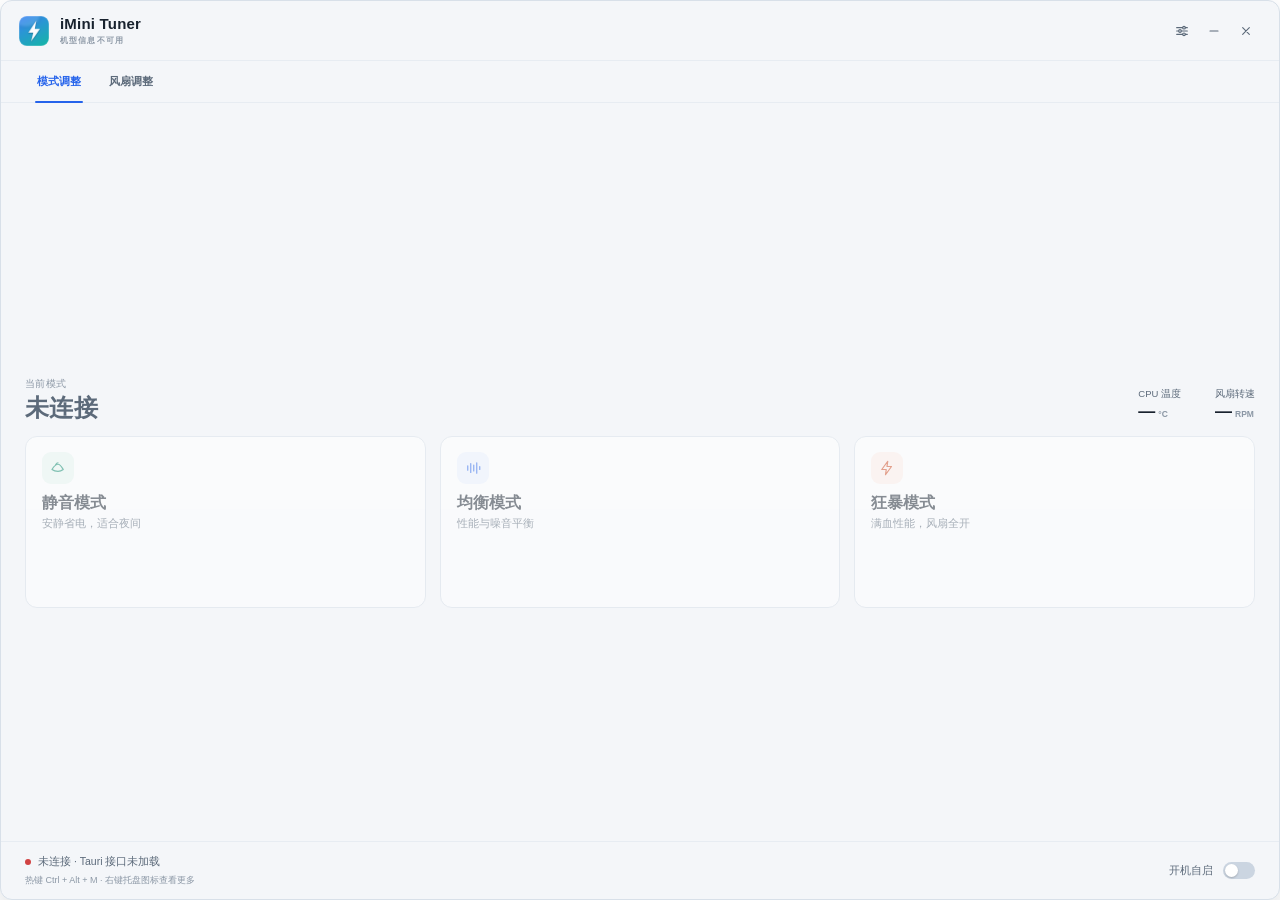
<file: ui/index.html>
<!doctype html>
<html lang="zh-CN">
<head>
  <meta charset="utf-8">
  <meta name="viewport" content="width=device-width, initial-scale=1">
  <title>iMini Tuner</title>
  <link rel="stylesheet" href="style.css">
</head>
<body>
  <div class="window" id="window">
    <header class="titlebar">
      <div class="brand">
        <img class="logo" src="logo.png" alt="">
        <div class="brand-text">
          <div class="brand-name">iMini Tuner</div>
          <div class="brand-sub" id="machine-model">正在读取机型…</div>
        </div>
      </div>
      <div class="window-actions">
        <button class="icon-btn" id="btn-settings" title="设置" aria-label="设置">
          <svg viewBox="0 0 24 24" aria-hidden="true">
            <path d="M4 7h9M17 7h3M4 12h3M11 12h9M4 17h9M17 17h3" />
            <circle cx="15" cy="7" r="2" /><circle cx="9" cy="12" r="2" /><circle cx="15" cy="17" r="2" />
          </svg>
        </button>
        <button class="icon-btn" id="btn-min" title="最小化" aria-label="最小化">
          <svg viewBox="0 0 24 24" aria-hidden="true"><path d="M6 12h12" /></svg>
        </button>
        <button class="icon-btn close-btn" id="btn-close" title="关闭" aria-label="关闭">
          <svg viewBox="0 0 24 24" aria-hidden="true"><path d="M7 7l10 10M17 7L7 17" /></svg>
        </button>
      </div>
    </header>

    <nav class="tabs" id="tabs" aria-label="功能页面">
      <button class="tab active" data-page="mode">模式调整</button>
      <button class="tab" data-page="fan">风扇调整</button>
    </nav>

    <main class="workspace" id="workspace">
      <section class="page page-mode" id="page-mode">
        <section class="current">
          <div class="current-copy">
            <div class="eyebrow">当前模式</div>
            <div class="mode-name" id="mode-name">正在读取…</div>
          </div>
          <div class="metrics">
            <div class="metric">
              <div class="metric-label">CPU 温度</div>
              <div class="metric-value"><span id="temp">—</span><span class="unit">°C</span></div>
            </div>
            <div class="metric">
              <div class="metric-label">风扇转速</div>
              <div class="metric-value"><span id="fan">—</span><span class="unit">RPM</span></div>
            </div>
          </div>
        </section>

        <section class="cards" id="cards">
          <button class="card" data-mode="2" id="card-2">
            <span class="card-icon silent-icon">
              <svg viewBox="0 0 24 24" aria-hidden="true"><path d="M4 14c3-5 5-7 8-7s4 2 7 7c-2.2 1.7-4.4 2.5-7 2.5S6.2 15.7 4 14Z"/><path d="M9 7.5C10 5.8 11 5 12 5"/></svg>
            </span>
            <span class="card-title">静音模式</span>
            <span class="card-desc">安静省电，适合夜间</span>
            <span class="check"><svg viewBox="0 0 24 24" aria-hidden="true"><path d="M5 12.5l4.5 4.5L19 7.5"/></svg></span>
          </button>

          <button class="card" data-mode="0" id="card-0">
            <span class="card-icon balanced-icon">
              <svg viewBox="0 0 24 24" aria-hidden="true"><path d="M5 9v6M9 6v12M13 8v8M17 5v14M21 10v4"/></svg>
            </span>
            <span class="card-title">均衡模式</span>
            <span class="card-desc">性能与噪音平衡</span>
            <span class="check"><svg viewBox="0 0 24 24" aria-hidden="true"><path d="M5 12.5l4.5 4.5L19 7.5"/></svg></span>
          </button>

          <button class="card" data-mode="1" id="card-1">
            <span class="card-icon performance-icon">
              <svg viewBox="0 0 24 24" aria-hidden="true"><path d="M13 3 5 14h6l-1 7 8-11h-6l1-7Z"/></svg>
            </span>
            <span class="card-title">狂暴模式</span>
            <span class="card-desc">满血性能，风扇全开</span>
            <span class="check"><svg viewBox="0 0 24 24" aria-hidden="true"><path d="M5 12.5l4.5 4.5L19 7.5"/></svg></span>
          </button>
        </section>
      </section>

      <section class="page page-fan" id="page-fan" hidden>
        <section class="fan-head">
          <div>
            <div class="eyebrow">风扇调控</div>
            <div class="fan-state" id="fan-state">自动调节</div>
          </div>
          <div class="metrics">
            <div class="metric">
              <div class="metric-label">CPU 温度</div>
              <div class="metric-value"><span id="fan-temp">—</span><span class="unit">°C</span></div>
            </div>
            <div class="metric">
              <div class="metric-label">实际转速</div>
              <div class="metric-value"><span id="fan-rpm">—</span><span class="unit">RPM</span></div>
            </div>
          </div>
        </section>

        <div class="compat-warning" id="compat-warning" hidden>
          未在当前机型下验证该功能可用性，请自行测试
        </div>

        <section class="fan-control">
          <div class="fan-control-head">
            <div>
              <div class="section-label">目标转速</div>
              <div class="fan-value" id="fan-value">自动</div>
            </div>
            <button class="btn auto-btn" id="fan-auto">恢复自动</button>
          </div>
          <input class="fan-slider" id="fan-slider" type="range" min="35" max="100" step="1" value="55">
          <div class="fan-scale">
            <span id="fan-min-label">35%</span>
            <span>100%</span>
          </div>
        </section>

        <section class="safety">
          <div class="safety-row">
            <div class="safety-copy">
              <div class="option-title">忽视转速调节最低限制</div>
              <div class="option-note">允许把风扇设置到 35% 以下。仅在明确了解散热风险时开启。</div>
            </div>
            <button class="switch safety-switch" id="low-override" type="button" role="switch" aria-checked="false" aria-label="忽视转速调节最低限制">
              <span class="track"></span>
            </button>
          </div>
          <div class="safety-row danger-row" id="temp-protection-row" hidden>
            <div class="safety-copy">
              <div class="option-title">温度保护 <span class="protect-tag">≥ 88°C</span></div>
              <div class="option-note">温度达到 88°C 时自动恢复固件自动风扇，避免持续过热。</div>
            </div>
            <button class="switch safety-switch" id="temp-protection" type="button" role="switch" aria-checked="true" aria-label="温度保护">
              <span class="track"></span>
            </button>
          </div>
          <div class="safety-note" id="safety-note">低温保护默认启用；自定义转速会在退出程序时恢复自动。</div>
        </section>
      </section>

      <div class="busy" id="busy" hidden>
        <span class="busy-spinner" aria-hidden="true"></span>
        <span class="busy-text" id="busy-text">正在切换模式…</span>
      </div>
    </main>

    <footer class="footer">
      <div class="footer-copy">
        <div class="status-line">
          <span class="status-dot" id="status-dot"></span>
          <span id="status-text">正在连接固件接口…</span>
        </div>
        <div class="hint" id="hint"></div>
      </div>
      <button class="autostart" id="autostart" type="button" role="switch" aria-checked="false">
        <span>开机自启</span>
        <span class="switch"><span class="track"></span></span>
      </button>
    </footer>
  </div>

  <div class="overlay gate" id="fan-gate" hidden>
    <section class="dialog gate-dialog" role="dialog" aria-modal="true" aria-labelledby="gate-title">
      <header class="dialog-head">
        <div>
          <div class="dialog-title" id="gate-title">风扇调节免责声明</div>
          <div class="dialog-sub">请先阅读后再进入风扇调控</div>
        </div>
      </header>
      <div class="dialog-body gate-body">
        <p>风扇转速调节会直接写入主板固件。风扇转速过低可能导致高负载时散热不足，进而造成硬件损坏或缩短使用寿命。</p>
        <p>请确认你了解相关风险，并自行承担调节风扇带来的后果。程序会在退出时尝试恢复自动风扇，但无法覆盖断电、强制结束进程或固件异常等情况。</p>
        <p class="gate-strong">点击“我已知晓”后，才能操作风扇调控功能。</p>
      </div>
      <footer class="dialog-foot">
        <button class="btn primary" id="fan-gate-accept">我已知晓</button>
      </footer>
    </section>
  </div>

  <div class="overlay warning" id="warning-overlay" hidden>
    <section class="dialog warning-dialog" role="dialog" aria-modal="true" aria-labelledby="warning-title">
      <header class="dialog-head">
        <div>
          <div class="dialog-title" id="warning-title">低速风扇风险</div>
          <div class="dialog-sub">请确认是否继续</div>
        </div>
      </header>
      <div class="dialog-body warning-body">
        <div class="warning-icon" aria-hidden="true">!</div>
        <p class="warning-text">散热风扇转速过低有可能使高负载运行时机器温度过高，进而导致损坏！</p>
      </div>
      <footer class="dialog-foot">
        <button class="btn subtle" id="warning-cancel">取消</button>
        <button class="btn danger" id="warning-confirm">仍要开启</button>
      </footer>
    </section>
  </div>

  <div class="overlay" id="settings-overlay" hidden>
    <section class="dialog" role="dialog" aria-modal="true" aria-labelledby="settings-title">
      <header class="dialog-head">
        <div>
          <div class="dialog-title" id="settings-title">设置</div>
          <div class="dialog-sub">iMini Tuner</div>
        </div>
        <button class="icon-btn" id="settings-close" title="关闭" aria-label="关闭">
          <svg viewBox="0 0 24 24" aria-hidden="true"><path d="M7 7l10 10M17 7L7 17" /></svg>
        </button>
      </header>
      <div class="dialog-body">
        <div class="section-label">快捷键切换模式</div>
        <div class="hotkey-mode-row">
          <div class="option-copy">
            <span class="option-title">自定义三模式热键</span>
            <span class="option-note">关闭时使用单个热键轮换；开启后分别设置静音、均衡、狂暴。</span>
          </div>
          <button class="switch" id="hotkey-mode-toggle" type="button" role="switch" aria-checked="false" aria-label="自定义三模式热键">
            <span class="track"></span>
          </button>
        </div>
        <div id="hotkey-cycle">
          <div class="section-label second">轮换热键</div>
          <div class="field-row">
            <div id="hotkey" class="hotkey-field" tabindex="0" role="textbox" aria-readonly="true" aria-label="轮换模式快捷键"></div>
            <button class="btn subtle" id="hotkey-reset">恢复默认</button>
          </div>
          <div class="field-note" id="hotkey-note">点击输入框后按下组合键；至少包含一个修饰键。</div>
        </div>

        <div id="hotkey-custom" hidden>
          <div class="hk-row">
            <span class="hk-label">静音模式</span>
            <div id="hotkey-silent" class="hotkey-field" tabindex="0" role="textbox" aria-readonly="true" aria-label="静音模式快捷键"></div>
          </div>
          <div class="hk-row">
            <span class="hk-label">均衡模式</span>
            <div id="hotkey-balanced" class="hotkey-field" tabindex="0" role="textbox" aria-readonly="true" aria-label="均衡模式快捷键"></div>
          </div>
          <div class="hk-row">
            <span class="hk-label">狂暴模式</span>
            <div id="hotkey-performance" class="hotkey-field" tabindex="0" role="textbox" aria-readonly="true" aria-label="狂暴模式快捷键"></div>
          </div>
          <div class="field-note" id="hotkey-custom-note">三个快捷键不能重复；至少包含一个修饰键。</div>
        </div>

        <div class="modifier-help" aria-label="修饰键定义">
          <span class="hk-mod" data-tip="Ctrl：Control 键，常用的快捷键修饰键">Ctrl</span>
          <span class="hk-mod" data-tip="Alt：Alternate 键，常用于菜单和组合键">Alt</span>
          <span class="hk-mod" data-tip="Shift：Shift 键，用于大小写或组合快捷键">Shift</span>
          <span class="hk-mod" data-tip="Win：Windows 键，用于系统级快捷键">Win</span>
        </div>

        <div class="section-label second">窗口与托盘</div>
        <label class="option-row">
          <input type="checkbox" id="close-to-tray">
          <span class="option-copy">
            <span class="option-title">关闭窗口后保留后台运行</span>
            <span class="option-note">关闭按钮只隐藏窗口，服务继续运行，托盘图标可选。</span>
          </span>
        </label>
        <label class="option-row">
          <input type="checkbox" id="show-tray">
          <span class="option-copy">
            <span class="option-title">显示托盘图标</span>
            <span class="option-note">取消勾选后不显示图标，仍可用「show-window.cmd」或「show-window.ps1」唤回。</span>
          </span>
        </label>
        <div class="field-note">切换模式后会发送「已切换到“指定模式”」通知。</div>
      </div>
      <footer class="dialog-foot">
        <button class="btn subtle" id="settings-cancel">取消</button>
        <button class="btn primary" id="settings-save">保存设置</button>
      </footer>
    </section>
  </div>

  <script src="app.js"></script>
</body>
</html>
</file>
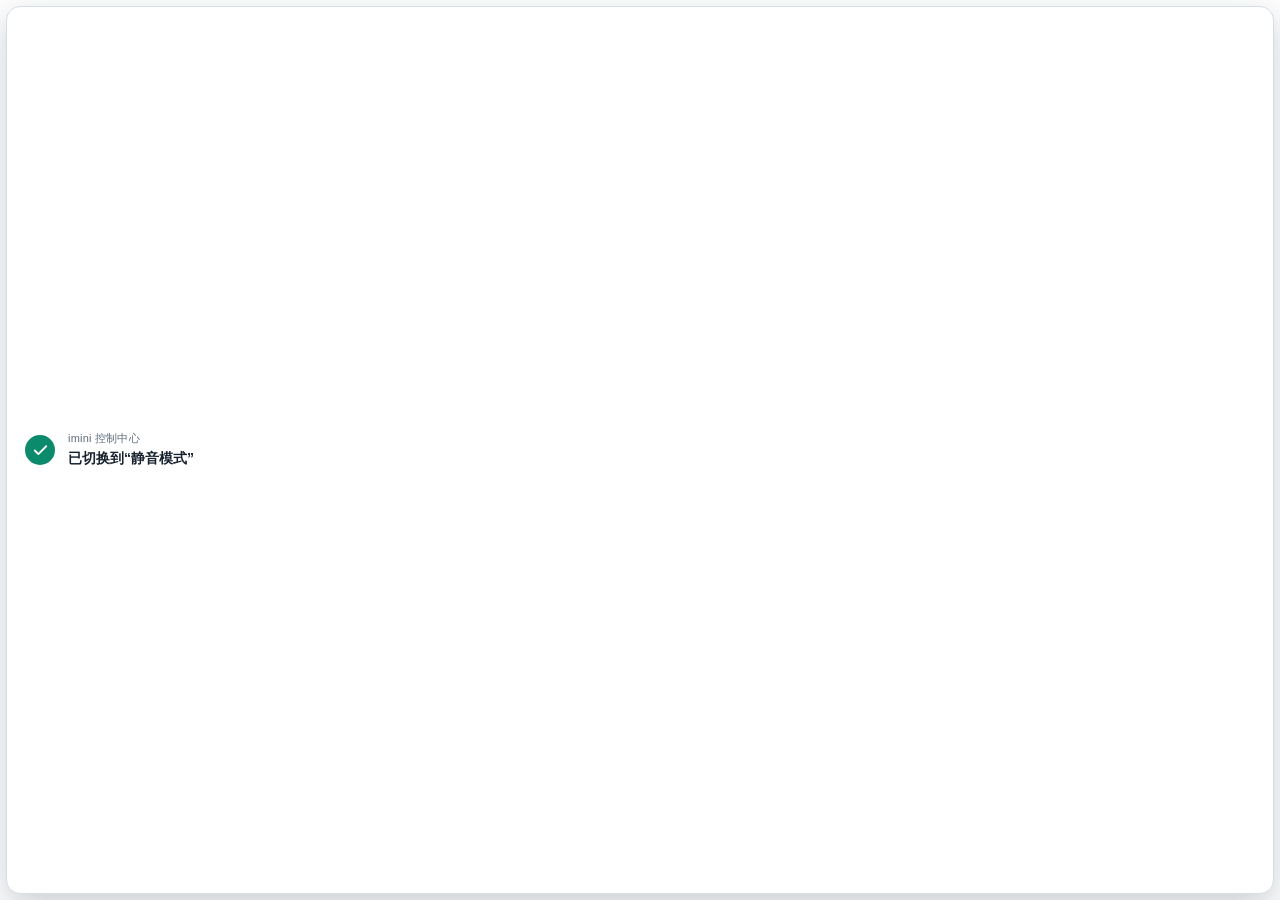
<file: ui/toast.html>
<!doctype html>
<html lang="zh-CN">
<head>
<meta charset="utf-8">
<meta name="viewport" content="width=device-width,initial-scale=1">
<title>imini 控制中心</title>
<style>
:root{--bg:#fff;--border:#d6dee7;--text:#18222e;--muted:#5c6a7a;--accent:#0c8a6c;--shadow:0 12px 34px rgba(20,32,48,.22)}
@media (prefers-color-scheme:dark){:root{--bg:#101720;--border:#253244;--text:#e9f0f7;--muted:#91a1b3;--accent:#37d6a8;--shadow:0 12px 34px rgba(0,0,0,.5)}}
*{box-sizing:border-box}
html,body{width:100%;height:100%;margin:0;background:transparent;overflow:hidden}
body{font-family:"Microsoft YaHei UI","Segoe UI",sans-serif;-webkit-font-smoothing:antialiased;user-select:none}
.toast{position:absolute;inset:6px;display:flex;align-items:center;gap:13px;padding:0 18px;border:1px solid var(--border);border-radius:14px;background:var(--bg);box-shadow:var(--shadow);color:var(--text);animation:in .16s ease-out both}
.mark{width:30px;height:30px;flex:none;border-radius:50%;background:var(--accent);display:flex;align-items:center;justify-content:center}
.mark svg{width:17px;height:17px;display:block}
.body{min-width:0;line-height:1.25}
.title{font-size:11px;letter-spacing:.02em;color:var(--muted)}
.message{font-size:14px;font-weight:600;margin-top:4px;white-space:nowrap;overflow:hidden;text-overflow:ellipsis}
@keyframes in{from{opacity:0;transform:translateY(7px)}to{opacity:1;transform:none}}
</style>
</head>
<body>
<div class="toast">
  <div class="mark" aria-hidden="true">
    <svg viewBox="0 0 24 24" fill="none" stroke="#fff" stroke-width="2.6" stroke-linecap="round" stroke-linejoin="round"><path d="M20 6L9 17l-5-5"/></svg>
  </div>
  <div class="body">
    <div class="title">imini 控制中心</div>
    <div class="message" id="message">已切换到“静音模式”</div>
  </div>
</div>
<script>
  const names = { silent: "静音", balanced: "均衡", performance: "狂暴" };
  const mode = new URLSearchParams(location.search).get("mode") || "silent";
  document.getElementById("message").textContent = "已切换到“" + (names[mode] || "静音") + "模式”";
</script>
</body>
</html>
</file>
<file: ui/style.css>
:root {
  --bg: #f4f6f9;
  --bg-soft: #eef2f7;
  --panel: #ffffff;
  --panel-hover: #f8fafc;
  --border: #d8e0e9;
  --border-soft: #e7ecf2;
  --text: #18222e;
  --muted: #5c6a7a;
  --faint: #8b97a5;
  --accent: #2563eb;
  --silent: #0c8a6c;
  --silent-bg: #e9f7f1;
  --balanced: #2563eb;
  --balanced-bg: #edf3ff;
  --performance: #d14a20;
  --performance-bg: #fff0ea;
  --green: #10a37f;
  --danger: #d14343;
  --track: #cbd5e1;
  --overlay: rgba(16, 24, 34, 0.28);
  --shadow: 0 12px 30px rgba(30, 42, 58, 0.14);
}

:root[data-theme="dark"] {
  --bg: #0b1118;
  --bg-soft: #0f1721;
  --panel: #121b26;
  --panel-hover: #172231;
  --border: #263446;
  --border-soft: #1b2634;
  --text: #e9f0f7;
  --muted: #9aaabd;
  --faint: #718196;
  --accent: #4d9bff;
  --silent: #37d6a8;
  --silent-bg: #102a25;
  --balanced: #4d9bff;
  --balanced-bg: #122238;
  --performance: #ff6b45;
  --performance-bg: #2d1a17;
  --green: #37d6a8;
  --danger: #ff6b6b;
  --track: #3a4a5e;
  --overlay: rgba(0, 0, 0, 0.52);
  --shadow: 0 16px 40px rgba(0, 0, 0, 0.45);
}

* {
  box-sizing: border-box;
}

html,
body {
  width: 100%;
  height: 100%;
  margin: 0;
  overflow: hidden;
  background: transparent;
  color: var(--text);
  font-family: "Microsoft YaHei UI", "Segoe UI", sans-serif;
  -webkit-font-smoothing: antialiased;
  user-select: none;
}

button,
input {
  font: inherit;
}

button {
  color: inherit;
}

.window {
  width: 100%;
  height: 100%;
  display: flex;
  flex-direction: column;
  overflow: hidden;
  border: 1px solid var(--border);
  border-radius: 12px;
  background: var(--bg);
  box-shadow: var(--shadow);
}

.titlebar {
  flex: 0 0 60px;
  height: 60px;
  display: flex;
  align-items: center;
  justify-content: space-between;
  padding: 0 18px;
  border-bottom: 1px solid var(--border-soft);
}

.brand {
  display: flex;
  align-items: center;
  gap: 11px;
  min-width: 0;
}

.logo {
  width: 30px;
  height: 30px;
  border-radius: 8px;
  object-fit: cover;
  pointer-events: none;
}

.brand-name {
  font-size: 15px;
  font-weight: 700;
  letter-spacing: 0.2px;
  line-height: 1.25;
}

.brand-sub {
  margin-top: 2px;
  font-family: "Segoe UI", sans-serif;
  font-size: 8px;
  font-weight: 600;
  letter-spacing: 1.15px;
  color: var(--faint);
}

.window-actions {
  display: flex;
  align-items: center;
  gap: 2px;
}

.icon-btn {
  width: 30px;
  height: 28px;
  display: inline-flex;
  align-items: center;
  justify-content: center;
  padding: 0;
  border: 0;
  border-radius: 7px;
  background: transparent;
  color: var(--muted);
  cursor: pointer;
  transition: background 0.14s ease, color 0.14s ease;
}

.icon-btn svg {
  width: 16px;
  height: 16px;
  fill: none;
  stroke: currentColor;
  stroke-width: 1.7;
  stroke-linecap: round;
  stroke-linejoin: round;
}

.icon-btn:hover {
  background: var(--bg-soft);
  color: var(--text);
}

.close-btn:hover {
  background: var(--danger);
  color: #fff;
}

.main {
  flex: 1 1 auto;
  min-height: 0;
  display: flex;
  flex-direction: column;
}

.current {
  flex: 0 0 94px;
  display: flex;
  align-items: flex-end;
  justify-content: space-between;
  padding: 13px 24px 10px;
}

.eyebrow {
  font-size: 10px;
  color: var(--faint);
  letter-spacing: 0.4px;
}

.mode-name {
  margin-top: 3px;
  font-size: 24px;
  font-weight: 700;
  letter-spacing: 0.3px;
  line-height: 1.15;
}

.mode-name[data-mode="2"] { color: var(--silent); }
.mode-name[data-mode="0"] { color: var(--balanced); }
.mode-name[data-mode="1"] { color: var(--performance); }
.mode-name[data-mode="-1"] { color: var(--muted); }

.metrics {
  display: flex;
  gap: 34px;
  padding-bottom: 2px;
}

.metric-label {
  font-size: 9.5px;
  color: var(--muted);
  white-space: nowrap;
}

.metric-value {
  margin-top: 2px;
  font-family: "Segoe UI Variable Display", "Segoe UI", sans-serif;
  font-size: 17px;
  font-weight: 700;
  line-height: 1;
  white-space: nowrap;
}

.unit {
  margin-left: 3px;
  font-family: "Segoe UI", sans-serif;
  font-size: 8.5px;
  font-weight: 600;
  color: var(--faint);
}

.cards {
  flex: 0 0 160px;
  height: 160px;
  display: grid;
  grid-template-columns: repeat(3, 1fr);
  gap: 14px;
  padding: 4px 24px 0;
}

.card {
  position: relative;
  display: flex;
  flex-direction: column;
  align-items: flex-start;
  min-width: 0;
  height: 148px;
  padding: 15px 16px;
  border: 1px solid var(--border);
  border-radius: 12px;
  background: var(--panel);
  cursor: pointer;
  text-align: left;
  transition: transform 0.15s ease, border-color 0.15s ease, background 0.15s ease, box-shadow 0.15s ease;
}

.card:hover:not(:disabled) {
  transform: translateY(-1px);
  border-color: var(--faint);
  background: var(--panel-hover);
  box-shadow: 0 6px 16px rgba(30, 42, 58, 0.08);
}

.card:active:not(:disabled) {
  transform: translateY(0);
}

.card:disabled {
  cursor: default;
  opacity: 0.5;
}

.card.selected[data-mode="2"] {
  border-color: var(--silent);
  background: var(--silent-bg);
}

.card.selected[data-mode="0"] {
  border-color: var(--balanced);
  background: var(--balanced-bg);
}

.card.selected[data-mode="1"] {
  border-color: var(--performance);
  background: var(--performance-bg);
}

.card-icon {
  width: 32px;
  height: 32px;
  display: inline-flex;
  align-items: center;
  justify-content: center;
  border-radius: 9px;
  margin-bottom: 9px;
}

.card-icon svg {
  width: 18px;
  height: 18px;
  fill: none;
  stroke: currentColor;
  stroke-width: 1.6;
  stroke-linecap: round;
  stroke-linejoin: round;
}

.silent-icon { color: var(--silent); background: var(--silent-bg); }
.balanced-icon { color: var(--balanced); background: var(--balanced-bg); }
.performance-icon { color: var(--performance); background: var(--performance-bg); }

.card.selected .silent-icon { background: rgba(12, 138, 108, 0.13); }
.card.selected .balanced-icon { background: rgba(37, 99, 235, 0.13); }
.card.selected .performance-icon { background: rgba(209, 74, 32, 0.13); }

.card-title {
  font-size: 16px;
  font-weight: 700;
  line-height: 1.2;
}

.card-desc {
  margin-top: 5px;
  font-size: 10.5px;
  color: var(--muted);
  line-height: 1.3;
  white-space: nowrap;
}

.check {
  position: absolute;
  top: 14px;
  right: 14px;
  width: 19px;
  height: 19px;
  display: inline-flex;
  align-items: center;
  justify-content: center;
  border-radius: 50%;
  color: #fff;
  opacity: 0;
  transform: scale(0.7);
  transition: opacity 0.15s ease, transform 0.15s ease;
}

.check svg {
  width: 13px;
  height: 13px;
  fill: none;
  stroke: currentColor;
  stroke-width: 2.4;
  stroke-linecap: round;
  stroke-linejoin: round;
}

.card.selected .check { opacity: 1; transform: scale(1); }
.card.selected[data-mode="2"] .check { background: var(--silent); }
.card.selected[data-mode="0"] .check { background: var(--balanced); }
.card.selected[data-mode="1"] .check { background: var(--performance); }

.footer {
  flex: 0 0 62px;
  display: flex;
  align-items: center;
  justify-content: space-between;
  padding: 0 24px;
  border-top: 1px solid var(--border-soft);
}

.footer-copy {
  min-width: 0;
}

.status-line {
  display: flex;
  align-items: center;
  gap: 7px;
  font-size: 10.5px;
  color: var(--muted);
}

.status-dot {
  width: 6px;
  height: 6px;
  border-radius: 50%;
  background: var(--faint);
  flex: 0 0 auto;
}

.status-dot.ok { background: var(--green); }
.status-dot.error { background: var(--danger); }

.hint {
  margin-top: 5px;
  font-size: 9px;
  color: var(--faint);
  white-space: nowrap;
  overflow: hidden;
  text-overflow: ellipsis;
  max-width: 560px;
}

.autostart {
  display: flex;
  align-items: center;
  gap: 10px;
  padding: 0;
  border: 0;
  background: transparent;
  font-size: 10.5px;
  color: var(--muted);
  cursor: pointer;
  flex: 0 0 auto;
}

.autostart:hover {
  color: var(--text);
}

.switch {
  position: relative;
  width: 32px;
  height: 17px;
  display: inline-block;
  padding: 0;
  border: 0;
  background: transparent;
  cursor: pointer;
}

.switch input {
  position: absolute;
  inset: 0;
  width: 100%;
  height: 100%;
  margin: 0;
  opacity: 0;
  cursor: pointer;
  z-index: 2;
}

.track {
  position: absolute;
  inset: 0;
  border-radius: 999px;
  background: var(--track);
  transition: background 0.16s ease;
}

.track::after {
  content: "";
  position: absolute;
  top: 2px;
  left: 2px;
  width: 13px;
  height: 13px;
  border-radius: 50%;
  background: #fff;
  box-shadow: 0 1px 2px rgba(0, 0, 0, 0.2);
  transition: transform 0.16s ease;
}

.switch input:checked + .track { background: var(--accent); }
.switch input:checked + .track::after { transform: translateX(15px); }
.switch[aria-checked="true"] .track { background: var(--accent); }
.switch[aria-checked="true"] .track::after { transform: translateX(15px); }
.autostart[aria-checked="true"] .track { background: var(--accent); }
.autostart[aria-checked="true"] .track::after { transform: translateX(15px); }
.switch:disabled { cursor: default; }
.switch:disabled .track { opacity: 0.4; }

.overlay {
  position: fixed;
  inset: 0;
  display: flex;
  align-items: center;
  justify-content: center;
  padding: 18px;
  background: var(--overlay);
  z-index: 20;
}

.overlay[hidden] { display: none; }

.dialog {
  width: 580px;
  max-height: calc(100% - 2px);
  display: flex;
  flex-direction: column;
  overflow: hidden;
  border: 1px solid var(--border);
  border-radius: 14px;
  background: var(--bg);
  box-shadow: 0 20px 48px rgba(0, 0, 0, 0.28);
}

.dialog-head {
  flex: 0 0 52px;
  display: flex;
  align-items: center;
  justify-content: space-between;
  padding: 0 18px;
  border-bottom: 1px solid var(--border-soft);
}

.dialog-title {
  font-size: 15px;
  font-weight: 700;
}

.dialog-sub {
  margin-top: 1px;
  font-size: 8.5px;
  letter-spacing: 0.8px;
  color: var(--faint);
}

.dialog-body {
  flex: 1 1 auto;
  min-height: 0;
  overflow-y: auto;
  padding: 9px 22px 7px;
  scrollbar-width: thin;
  scrollbar-color: var(--border) transparent;
}

.dialog-body::-webkit-scrollbar {
  width: 6px;
}

.dialog-body::-webkit-scrollbar-track {
  background: transparent;
}

.dialog-body::-webkit-scrollbar-thumb {
  border-radius: 999px;
  background: var(--border);
}

.dialog-body::-webkit-scrollbar-thumb:hover {
  background: var(--faint);
}

.section-label {
  font-size: 10px;
  font-weight: 700;
  letter-spacing: 0.5px;
  color: var(--muted);
  margin-bottom: 7px;
}

.section-label.second {
  margin-top: 8px;
}

.field-row {
  display: flex;
  align-items: center;
  gap: 8px;
}

.hotkey-input {
  flex: 1 1 auto;
  height: 34px;
  padding: 0 11px;
  border: 1px solid var(--border);
  border-radius: 8px;
  background: var(--panel);
  color: var(--text);
  font-family: "Segoe UI", "Microsoft YaHei UI", sans-serif;
  font-size: 12px;
  font-weight: 600;
  outline: none;
  cursor: pointer;
}

.hotkey-input:focus {
  border-color: var(--accent);
  box-shadow: 0 0 0 2px rgba(37, 99, 235, 0.15);
}

.field-note {
  margin-top: 6px;
  font-size: 9px;
  color: var(--faint);
  line-height: 1.35;
}

.field-note.error { color: var(--danger); }

.btn {
  height: 34px;
  padding: 0 14px;
  border: 1px solid var(--border);
  border-radius: 8px;
  background: var(--panel);
  cursor: pointer;
  font-size: 11px;
  font-weight: 600;
  transition: background 0.14s ease, border-color 0.14s ease;
}

.btn:hover { background: var(--panel-hover); }

.btn.subtle {
  color: var(--muted);
}

.btn.primary {
  border-color: var(--accent);
  background: var(--accent);
  color: #fff;
}

.btn.primary:hover { filter: brightness(1.06); }

.option-row {
  display: flex;
  align-items: flex-start;
  gap: 9px;
  margin-top: 5px;
  cursor: pointer;
}

.option-row input {
  width: 14px;
  height: 14px;
  margin: 1px 0 0;
  accent-color: var(--accent);
  flex: 0 0 auto;
}

.option-copy {
  display: flex;
  flex-direction: column;
  min-width: 0;
}

.option-title {
  font-size: 11px;
  font-weight: 600;
  line-height: 1.3;
}

.option-note {
  margin-top: 1px;
  font-size: 9px;
  color: var(--faint);
  line-height: 1.35;
}

.dialog-foot {
  flex: 0 0 46px;
  display: flex;
  align-items: center;
  justify-content: flex-end;
  gap: 8px;
  padding: 0 22px;
  border-top: 1px solid var(--border-soft);
}

.busy {
  position: absolute;
  left: 0;
  right: 0;
  top: 158px;
  bottom: 52px;
  z-index: 6;
  display: flex;
  align-items: center;
  justify-content: center;
  gap: 10px;
  border-radius: 14px;
  background: color-mix(in srgb, var(--bg) 62%, transparent);
  backdrop-filter: blur(2px);
  color: var(--muted);
  font-size: 11px;
  font-weight: 600;
  letter-spacing: 0.02em;
  animation: busy-in 0.12s ease-out both;
}

.busy[hidden] {
  display: none;
}

.busy-spinner {
  width: 18px;
  height: 18px;
  border-radius: 50%;
  border: 2px solid color-mix(in srgb, var(--accent) 22%, transparent);
  border-top-color: var(--accent);
  animation: spin 0.7s linear infinite;
}

@keyframes spin {
  to { transform: rotate(360deg); }
}

@keyframes busy-in {
  from { opacity: 0; }
  to { opacity: 1; }
}

.compat-warning {
  margin: 0 24px 8px;
  padding: 8px 12px;
  border: 1px solid color-mix(in srgb, var(--danger) 42%, var(--border));
  border-radius: 8px;
  background: color-mix(in srgb, var(--danger) 9%, var(--panel));
  color: var(--danger);
  font-size: 10.5px;
  font-weight: 600;
  line-height: 1.45;
}

.hotkey-mode-row {
  display: flex;
  align-items: center;
  justify-content: space-between;
  gap: 14px;
  padding: 7px 10px;
  margin-bottom: 4px;
  border: 1px solid var(--border);
  border-radius: 9px;
  background: var(--bg-soft);
}

.hotkey-mode-row .option-copy {
  gap: 2px;
}

.seg {
  display: flex;
  gap: 3px;
  padding: 3px;
  margin-bottom: 9px;
  border: 1px solid var(--border);
  border-radius: 9px;
  background: var(--bg-soft);
}

.seg button {
  flex: 1 1 0;
  height: 28px;
  border: 0;
  border-radius: 6px;
  background: transparent;
  color: var(--muted);
  font-size: 10.5px;
  font-weight: 600;
  cursor: pointer;
}

.seg button:hover {
  color: var(--text);
}

.seg button.active {
  background: var(--panel);
  color: var(--accent);
  box-shadow: 0 1px 4px rgba(20, 32, 48, 0.12);
}

.hotkey-field {
  flex: 1 1 auto;
  min-width: 0;
  height: 34px;
  display: flex;
  align-items: center;
  gap: 2px;
  padding: 0 10px;
  border: 1px solid var(--border);
  border-radius: 8px;
  background: var(--panel);
  color: var(--text);
  font-family: "Segoe UI", "Microsoft YaHei UI", sans-serif;
  font-size: 12px;
  font-weight: 700;
  outline: none;
  cursor: pointer;
  white-space: nowrap;
}

.hotkey-field:focus,
.hotkey-field.capturing {
  border-color: var(--accent);
  box-shadow: 0 0 0 2px rgba(37, 99, 235, 0.15);
}

.hotkey-field .hk-placeholder {
  color: var(--faint);
  font-weight: 500;
}

.hotkey-field .hk-sep {
  color: var(--faint);
  font-weight: 500;
  padding: 0 1px;
}

.hk-mod {
  position: relative;
  text-decoration: underline;
  text-underline-offset: 3px;
  text-decoration-thickness: 1.4px;
  cursor: help;
}

.hk-mod::after {
  content: attr(data-tip);
  position: absolute;
  left: 50%;
  bottom: calc(100% + 8px);
  z-index: 80;
  width: max-content;
  max-width: 250px;
  padding: 6px 8px;
  border: 1px solid var(--border);
  border-radius: 6px;
  background: var(--panel);
  color: var(--text);
  box-shadow: var(--shadow);
  font-size: 9.5px;
  font-weight: 500;
  line-height: 1.4;
  text-align: left;
  white-space: normal;
  opacity: 0;
  pointer-events: none;
  transform: translate(-50%, 3px);
  transition: opacity 0.12s ease, transform 0.12s ease;
}

.hk-mod:hover::after {
  opacity: 1;
  transform: translate(-50%, 0);
}

.hk-row {
  display: flex;
  align-items: center;
  gap: 10px;
  margin-top: 3px;
}

.hk-label {
  flex: 0 0 62px;
  font-size: 10.5px;
  color: var(--muted);
}

.modifier-help {
  display: flex;
  flex-wrap: wrap;
  gap: 12px;
  margin: 5px 0 2px;
  padding: 5px 9px;
  border: 1px dashed var(--border);
  border-radius: 7px;
  font-size: 9.5px;
  color: var(--muted);
}

.modifier-help .hk-mod {
  color: var(--text);
  font-weight: 600;
}

@media (prefers-reduced-motion: reduce) {
  *, *::before, *::after {
    transition-duration: 0.001ms !important;
    animation-duration: 0.001ms !important;
  }
}

/* ---- iMini Tuner: tabs, fan page and safety dialogs ---- */

.tabs {
  flex: 0 0 42px;
  height: 42px;
  display: flex;
  align-items: stretch;
  gap: 4px;
  padding: 0 24px;
  border-bottom: 1px solid var(--border-soft);
}

.tab {
  position: relative;
  padding: 0 12px;
  border: 0;
  background: transparent;
  color: var(--muted);
  font-size: 11px;
  font-weight: 600;
  cursor: pointer;
  transition: color 0.14s ease;
}

.tab::after {
  content: "";
  position: absolute;
  left: 10px;
  right: 10px;
  bottom: -1px;
  height: 2px;
  border-radius: 2px;
  background: transparent;
  transition: background 0.14s ease;
}

.tab:hover { color: var(--text); }
.tab.active { color: var(--accent); }
.tab.active::after { background: var(--accent); }

.workspace {
  position: relative;
  flex: 1 1 auto;
  min-height: 0;
}

.page {
  height: 100%;
  min-height: 0;
}

.page[hidden] { display: none; }

.page-mode {
  display: flex;
  flex-direction: column;
  justify-content: center;
  padding-top: 0;
}

.page-mode .current {
  flex: 0 0 104px;
}

.page-mode .cards {
  flex: 0 0 184px;
  height: 184px;
}

.page-mode .card {
  height: 172px;
}

.fan-head {
  flex: 0 0 82px;
  display: flex;
  align-items: flex-end;
  justify-content: space-between;
  padding: 8px 24px 8px;
}

.fan-state {
  margin-top: 3px;
  color: var(--accent);
  font-size: 22px;
  font-weight: 700;
  letter-spacing: 0.2px;
  line-height: 1.15;
}

.fan-state.custom { color: var(--text); }
.fan-state.low { color: var(--performance); }
.fan-state.auto { color: var(--green); }

.fan-control {
  flex: 0 0 144px;
  margin: 0 24px;
  padding: 14px 18px 12px;
  border: 1px solid var(--border);
  border-radius: 12px;
  background: var(--panel);
}

.fan-control-head {
  display: flex;
  align-items: flex-start;
  justify-content: space-between;
}

.fan-control-head .section-label { margin-bottom: 2px; }

.fan-value {
  font-family: "Segoe UI Variable Display", "Segoe UI", sans-serif;
  font-size: 31px;
  font-weight: 700;
  line-height: 1.05;
  color: var(--text);
}

.fan-value.auto { color: var(--accent); }
.fan-value.low { color: var(--performance); }

.auto-btn {
  height: 29px;
  font-size: 10px;
}

.fan-slider {
  width: 100%;
  height: 20px;
  margin: 16px 0 0;
  appearance: none;
  -webkit-appearance: none;
  background: transparent;
  cursor: pointer;
}

.fan-slider::-webkit-slider-runnable-track {
  height: 5px;
  border-radius: 999px;
  background: linear-gradient(
    to right,
    var(--accent) 0%,
    var(--accent) var(--fill, 50%),
    var(--border) var(--fill, 50%),
    var(--border) 100%
  );
}

.fan-slider::-webkit-slider-thumb {
  appearance: none;
  -webkit-appearance: none;
  width: 16px;
  height: 16px;
  margin-top: -5.5px;
  border: 2px solid var(--accent);
  border-radius: 50%;
  background: #fff;
  box-shadow: 0 1px 3px rgba(0, 0, 0, 0.18);
}

.fan-slider:disabled {
  cursor: default;
  opacity: 0.4;
}

.fan-scale {
  display: flex;
  align-items: center;
  justify-content: space-between;
  margin-top: 1px;
  color: var(--faint);
  font-size: 9px;
}

.safety {
  flex: 0 0 auto;
  margin: 10px 24px 0;
  border-top: 1px solid var(--border-soft);
}

.safety-row {
  display: flex;
  align-items: center;
  justify-content: space-between;
  gap: 18px;
  padding: 10px 2px;
  border-bottom: 1px solid var(--border-soft);
}

.safety-row[hidden] { display: none; }

.safety-copy {
  min-width: 0;
}

.safety-copy .option-title {
  font-size: 11px;
}

.safety-copy .option-note {
  margin-top: 2px;
  max-width: 660px;
}

.safety-switch {
  flex: 0 0 auto;
}

.danger-row .option-title { color: var(--danger); }

.protect-tag {
  display: inline-block;
  margin-left: 4px;
  padding: 1px 5px;
  border-radius: 4px;
  background: rgba(255, 107, 107, 0.13);
  color: var(--danger);
  font-size: 8px;
  font-weight: 600;
  vertical-align: 1px;
}

.safety-note {
  margin-top: 7px;
  color: var(--faint);
  font-size: 8.5px;
  line-height: 1.4;
}

.footer {
  flex: 0 0 58px;
}

.busy {
  top: 0;
  bottom: 0;
  border-radius: 0;
  z-index: 8;
}

/* Disclaimer and low-speed warning layers */

.gate {
  top: 100px;
  bottom: 58px;
  z-index: 40;
  background: rgba(8, 13, 20, 0.44);
  backdrop-filter: blur(7px);
  -webkit-backdrop-filter: blur(7px);
}

:root[data-theme="light"] .gate {
  background: rgba(22, 30, 40, 0.32);
}

.gate-dialog,
.warning-dialog {
  width: 540px;
}

.gate-body {
  padding: 17px 24px 18px;
}

.gate-body p {
  margin: 0 0 10px;
  color: var(--muted);
  font-size: 11px;
  line-height: 1.75;
}

.gate-body p:last-child { margin-bottom: 0; }

.gate-body .gate-strong {
  color: var(--text);
  font-weight: 600;
}

.gate .dialog-foot {
  justify-content: flex-end;
}

.warning {
  z-index: 45;
}

.warning-dialog {
  width: 550px;
}

.warning-body {
  display: flex;
  align-items: flex-start;
  gap: 12px;
  padding: 20px 22px;
}

.warning-icon {
  flex: 0 0 auto;
  width: 30px;
  height: 30px;
  display: inline-flex;
  align-items: center;
  justify-content: center;
  border-radius: 50%;
  background: rgba(255, 107, 107, 0.14);
  color: var(--danger);
  font-family: "Segoe UI", sans-serif;
  font-size: 18px;
  font-weight: 700;
}

.warning-text {
  margin: 2px 0 0;
  color: var(--text);
  font-size: 12px;
  font-weight: 600;
  line-height: 1.7;
}

.btn.danger {
  border-color: var(--danger);
  background: var(--danger);
  color: #fff;
}

.btn.danger:hover { filter: brightness(1.06); }

.inert {
  pointer-events: none;
}
</file>
